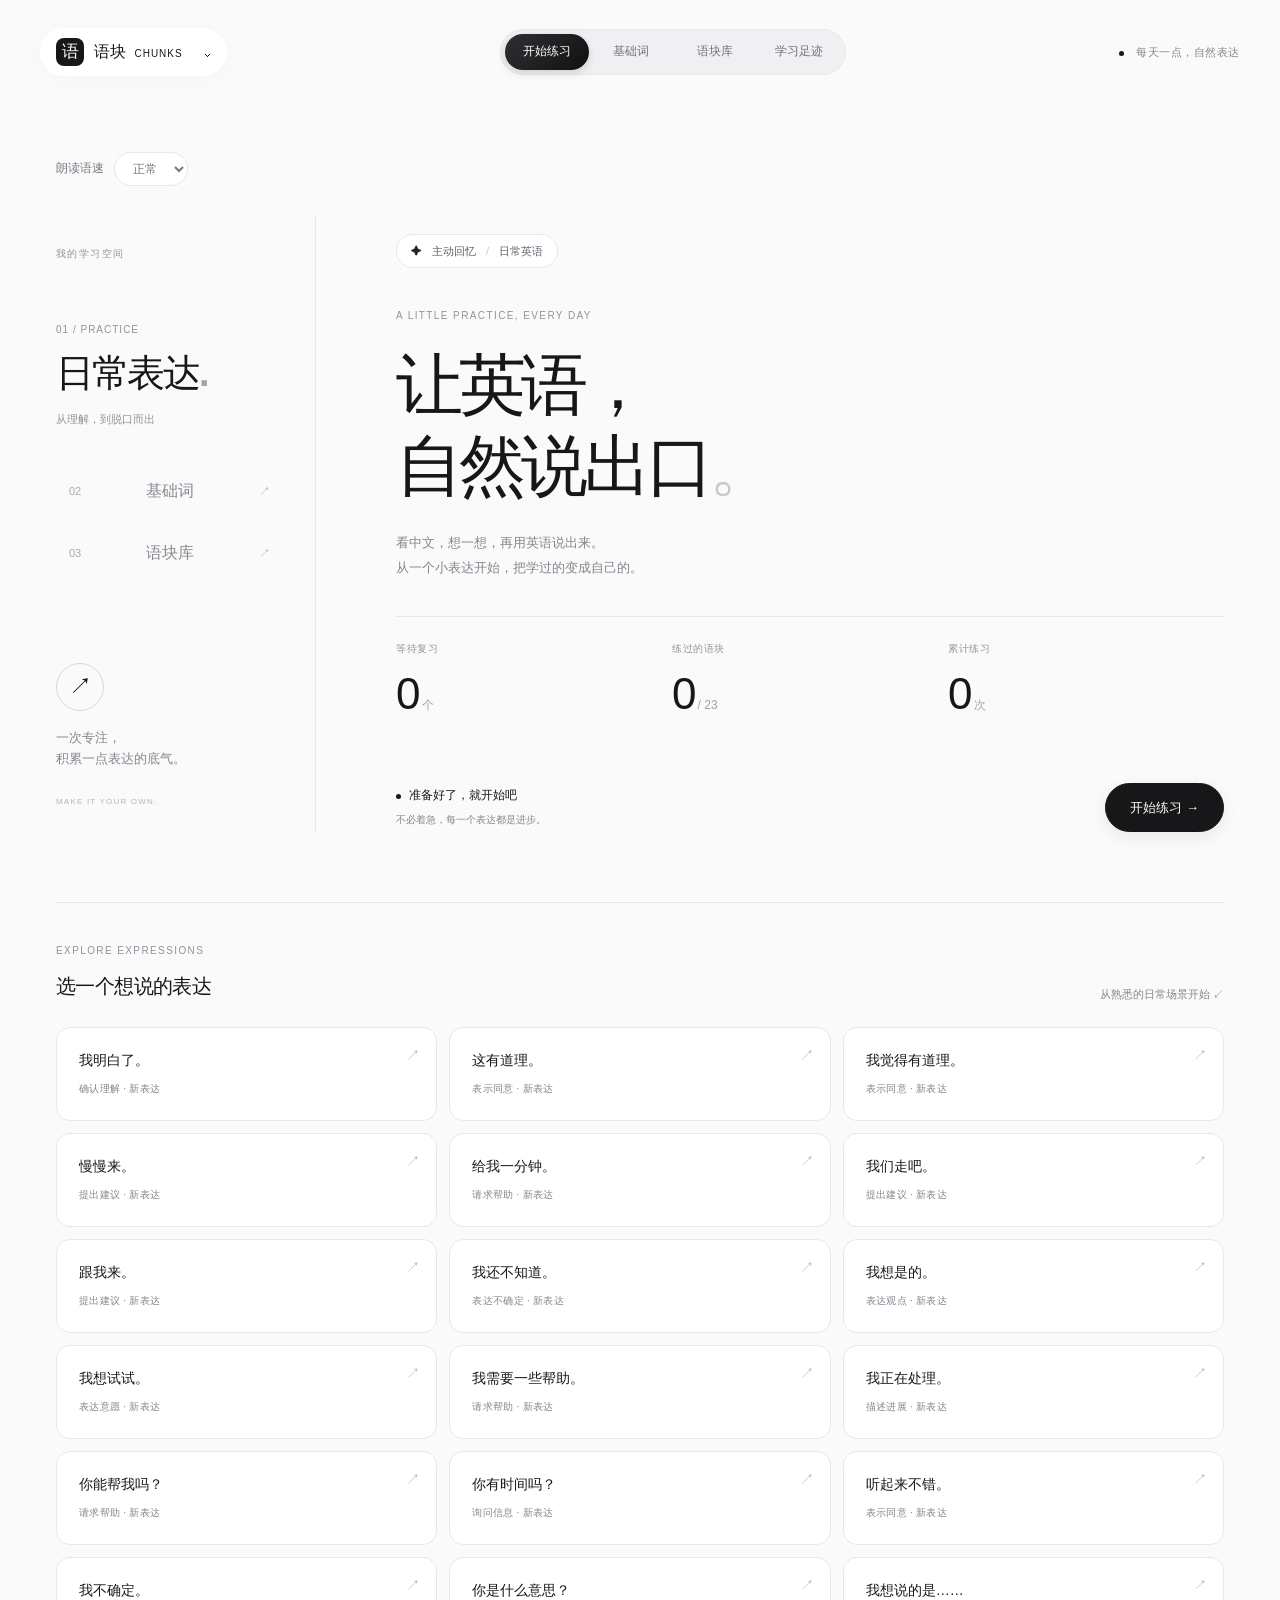
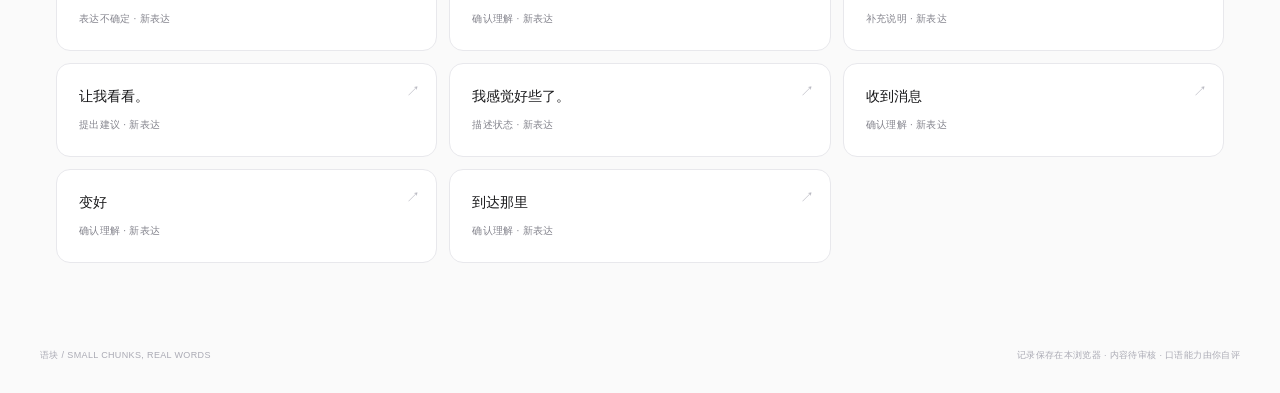
<file: docs/index.html>
<!doctype html>
<html lang="zh-CN">
<head><meta charset="utf-8"><meta name="viewport" content="width=device-width,initial-scale=1,viewport-fit=cover"><meta name="theme-color" content="#fafafa"><meta name="description" content="从理解到表达，用语块练习日常英语。"><title>语块 · 每天一点，自然表达</title><link rel="stylesheet" href="./style.css"></head>
<body><a class="skip-link" href="#content">跳到学习内容</a><header><div class="brand-wrap"><button class="brand" id="menu-toggle" aria-expanded="false" aria-controls="site-menu"><span class="brand-mark" aria-hidden="true">语</span><strong>语块 <span class="brand-en">CHUNKS</span></strong><span class="chevron" aria-hidden="true">⌄</span></button><div id="site-menu" class="site-menu" inert><p class="library-heading">YOUR LEARNING SPACE</p><h2>让表达慢慢成为习惯。</h2><button data-page="practice">开始练习 <span>↗</span></button><button data-page="words">探索基础词 <span>↗</span></button><button data-page="chunks">浏览语块库 <span>↗</span></button><button data-page="overview">查看学习足迹 <span>↗</span></button><p class="menu-note">从一个词，到一句自然的英语。</p></div></div><nav aria-label="主导航"><span class="nav-indicator" aria-hidden="true"></span><button data-page="practice">开始练习</button><button data-page="words">基础词</button><button data-page="chunks">语块库</button><button data-page="overview">学习足迹</button></nav><span class="header-note"><i></i> 每天一点，自然表达</span></header><main><p id="error" role="alert"></p><section id="content" aria-live="polite"></section></main><footer><span>语块 / SMALL CHUNKS, REAL WORDS</span><span>记录保存在本浏览器 · 内容待审核 · 口语能力由你自评</span></footer><script src="./store.js"></script><script src="./voice.js"></script><script src="./app.js"></script></body>
</html>
</file>
<file: docs/style.css>
:root{font-family:-apple-system,BlinkMacSystemFont,"Segoe UI","PingFang SC","Microsoft YaHei",sans-serif;color:#171719;background:#fafafa;line-height:1.65;font-synthesis:none;--ink:#171719;--muted:#85858e;--line:#e8e8ec;--accent:#171719;--ease:cubic-bezier(.22,1,.36,1)}
*{box-sizing:border-box}
body{margin:0;min-width:320px}
button,input,select,textarea{font:inherit;color:inherit}
button,a,input,select,textarea{-webkit-tap-highlight-color:transparent}
button{border:1px solid var(--line);border-radius:999px;background:white;padding:10px 20px;min-height:44px;cursor:pointer;transition:background .2s,color .2s,transform .3s var(--ease),box-shadow .3s}
button:hover{background:#f1f1f3;box-shadow:0 5px 15px #17171908;transform:translateY(-2px)}
button:active{transform:scale(.97);box-shadow:none}
button:disabled{opacity:.45;cursor:wait;transform:none}
button:focus-visible,a:focus-visible,summary:focus-visible{outline:2px solid #535362;outline-offset:4px}
header{max-width:1440px;margin:auto;padding:28px 40px;display:flex;align-items:center;justify-content:space-between;gap:20px}
.brand-wrap{position:relative;z-index:10}
.brand{display:flex;align-items:center;gap:10px;border:0;box-shadow:0 3px 20px #18181b06;padding:10px 16px}
.brand-mark{display:grid;place-items:center;background:#171719;color:white;border-radius:8px;width:28px;height:28px;font-size:17px}
.brand strong{font-size:16px;font-weight:650}
.brand-en{font-size:10px;font-weight:500;letter-spacing:.1em;margin-left:4px}
.chevron{margin-left:10px;transition:transform .3s}
.brand[aria-expanded=true] .chevron{transform:rotate(180deg)}
.header-note{font-size:11px;color:var(--muted);letter-spacing:.05em}
.header-note i,.status-dot{display:inline-block;width:5px;height:5px;background:#171719;border-radius:50%;margin-right:8px;vertical-align:middle}
nav{position:relative;display:grid;grid-template-columns:repeat(4,1fr);padding:4px;background:#f0f0f2;border:1px solid #e8e8ec;border-radius:999px;--nav-index:0}
nav button{position:relative;background:transparent;border:0;z-index:1;font-size:12px;color:#71717a;min-height:36px;padding:8px 18px;white-space:nowrap}
nav button:hover{box-shadow:none;transform:none;background:#e6e6e960}
nav button.active{background:transparent;color:white}
.nav-indicator{position:absolute;top:4px;bottom:4px;left:4px;width:calc((100% - 8px)/4);border-radius:999px;background:linear-gradient(135deg,#303034,#111113);box-shadow:0 3px 8px #0002;transform:translateX(calc(var(--nav-index)*100%));transition:transform .3s var(--ease)}
main{max-width:1280px;min-height:76vh;margin:auto;padding:38px 56px 60px}
h1{font-size:42px;font-weight:500;letter-spacing:-.045em;line-height:1.2;margin:16px 0 22px}
h2{font-size:20px;font-weight:550;letter-spacing:-.03em}
p{margin:10px 0}
small,.muted{color:var(--muted)}
a{color:var(--ink)}
.library-heading{font-size:10px;color:#92929d;letter-spacing:.14em;text-transform:uppercase}
.practice-layout{display:grid;grid-template-columns:260px minmax(0,1fr);gap:80px;min-height:600px;margin:10px 0 70px}
.learning-rail{padding:20px 32px 20px 0;border-right:1px solid var(--line);display:flex;flex-direction:column}
.rail-active{margin:42px 0 28px}
.rail-active>span{font-size:10px;color:#92929d;letter-spacing:.1em}
.rail-active strong{display:block;font-size:38px;letter-spacing:-.06em;font-weight:550;line-height:1.7}
.rail-dot{color:#a3a3ad}
.rail-active small{font-size:11px;color:#909099}
.learning-rail>button{display:flex;justify-content:space-between;align-items:center;margin:4px 0;padding:13px 12px;border-color:transparent;background:transparent;color:#888891;text-align:left}
.learning-rail>button span{font-size:11px;color:#ababaf}
.learning-rail>button:hover{color:#171719;background:white;transform:translateX(4px)}
.rail-bottom{margin-top:auto;padding-top:55px}
.orbit{display:grid;place-items:center;width:48px;height:48px;border:1px solid #d6d6df;border-radius:50%;font-size:23px}
.rail-bottom p{font-size:13px;color:#85858e;margin:16px 0}
.rail-bottom small{font-size:8px;letter-spacing:.15em;color:#b4b4be}
.practice-dashboard{padding-top:18px}
.mode-label{display:inline-flex;align-items:center;gap:10px;border:1px solid var(--line);border-radius:999px;background:white;padding:7px 14px;font-size:11px;margin:0 0 30px;color:#60606b}
.mode-label>span:first-child{color:#242429}
.mode-divider{color:#c7c7d0}
.practice-dashboard h1{font-size:clamp(46px,5.2vw,72px);line-height:1.22;font-weight:500;margin:20px 0 24px;letter-spacing:-.065em}
.title-dot{color:#c8c8ce}
.practice-intro{font-size:13px;line-height:1.9;color:#85858e}
.dashboard-stats{display:grid;grid-template-columns:repeat(3,1fr);border-top:1px solid var(--line);margin-top:36px;padding:24px 0}
.dashboard-stats>div>span{display:block;font-size:10px;color:#92929d;letter-spacing:.06em}
.dashboard-stats strong{display:block;font-size:44px;font-weight:400;letter-spacing:-.05em;margin-top:10px;line-height:1.2;font-variant-numeric:tabular-nums}
.dashboard-stats small{font-size:12px;letter-spacing:0;color:#a3a3af}
.session-banner{display:flex;justify-content:space-between;align-items:center;gap:15px;margin-top:38px;font-size:12px}
.session-banner small{display:block;font-size:10px;margin-top:6px}
.session-banner button,.primary{background:#171719;color:white;border-color:#171719;box-shadow:0 5px 16px #17171914;font-size:13px;padding:13px 24px;white-space:nowrap}
.session-banner button:hover,.primary:hover{background:#333338;box-shadow:0 8px 20px #17171920}
.section-heading{display:flex;justify-content:space-between;align-items:end;gap:20px;border-top:1px solid var(--line);padding-top:30px;margin-bottom:24px}
.section-heading h2{margin:8px 0 0}
.section-heading>.muted{font-size:11px}
.practice-choices{display:grid;grid-template-columns:repeat(3,minmax(0,1fr));gap:12px}
.practice-choices button{text-align:left;min-height:94px;padding:20px 22px;border-radius:14px;position:relative;font-size:14px}
.practice-choices button::after{content:'↗';position:absolute;right:16px;top:16px;color:#b9b9c2;transition:transform .3s}
.practice-choices button:hover::after{transform:translate(2px,-2px);color:#171719}
.practice-choices button small{display:block;font-size:10px;margin-top:9px;letter-spacing:.03em}
.grid{display:grid;grid-template-columns:repeat(3,minmax(0,1fr));gap:16px;margin:28px 0}
.card{background:white;border:1px solid var(--line);border-radius:16px;padding:26px;margin:18px 0;overflow-wrap:anywhere}
.grid .card{margin:0}
.metric{font-size:40px;font-weight:400;margin-top:14px;letter-spacing:-.04em}
.tag{display:inline-block;font-size:10px;color:#71717e;background:#f3f3f6;padding:4px 10px;border-radius:999px;margin:0 6px 5px 0}
.actions{display:flex;gap:10px;flex-wrap:wrap}
input,select,textarea{border:1px solid var(--line);border-radius:12px;background:white;padding:12px 15px;max-width:100%;outline:none;transition:border-color .2s,box-shadow .2s}
input:focus,textarea:focus,select:focus{border-color:#8b8b99;box-shadow:0 0 0 3px #17171906}
input{min-width:0}
textarea{display:block;resize:vertical;width:100%;margin:10px 0 16px;min-height:72px}
label{display:block;font-size:12px;color:#777782;margin:10px 0}
.filters{display:flex;gap:12px;align-items:end;flex-wrap:wrap;padding:15px 0}
.filters label{flex:1;min-width:140px}
.filters input,.filters select{display:block;width:100%;margin-top:7px}
.word-list{display:flex;gap:12px;flex-wrap:wrap;margin-top:30px}
.word-list button{min-width:108px;font-size:18px;padding:14px 22px}
.exercise{position:relative;max-width:800px;margin:0 auto 30px;text-align:center;padding:60px 60px 40px;min-height:650px}
.exercise-back{position:absolute;top:0;left:0;font-size:12px;padding:7px 16px;min-height:36px}
.exercise .eyebrow{font-size:10px;letter-spacing:.18em;color:#9a9aa6;margin-top:20px}
.exercise h1{font-size:13px;font-weight:400;color:#92929d;margin:22px 0 35px;letter-spacing:0}
.exercise .prompt{font-size:clamp(30px,4vw,48px);font-weight:500;line-height:1.5;letter-spacing:-.04em;margin:20px 0 28px}
.exercise .hint{font-size:11px;color:#9a9aa6}
.exercise select{font-size:11px;border-radius:999px;padding:5px 12px;min-height:32px;background:#f1f1f4;border:0}
.exercise>label{margin-top:20px}
.exercise textarea{text-align:center;background:transparent;border-width:0 0 1px;border-radius:0;box-shadow:none}
.exercise textarea::placeholder{color:#b0b0ba;font-size:12px}
.exercise .notes{text-align:left;margin:14px 0 30px}
.notes summary{cursor:pointer;color:#92929d;font-size:11px}
.exercise .notes textarea{text-align:left;background:white;border:1px solid var(--line);border-radius:12px}
.exercise .primary{min-width:190px}
.exercise .answer-card{white-space:pre-line;text-align:left;background:#f3f5f3;color:#374a3d;border-color:#e0e7e1;animation:answer-in .45s var(--ease)}
.exercise #reveal>p{font-size:11px;color:#90909b}
.exercise #grades{display:grid;grid-template-columns:repeat(4,1fr);margin-top:24px;gap:8px}
.exercise #grades button{font-size:12px;padding:10px 8px}
.exercise #grades button:first-child{color:#916a4c}
.exercise #grades button:last-child{color:#48614e;border-color:#d7e1d9;background:#f0f4f1}
.success-symbol{font-size:28px;background:#edf2ed;color:#49634e;width:68px;height:68px;display:grid;place-items:center;border-radius:50%;margin:60px auto 0;animation:answer-in .5s var(--ease)}
.exercise .actions{justify-content:center;margin-top:30px}
#error{color:#9c4039;background:#fff0ed;border-radius:12px;padding:10px 15px;font-size:13px}
#error:empty{display:none}
#content{animation:enter .65s var(--ease)}
#content>button,#list>button{margin:5px}
#content>p:not(.library-heading){font-size:13px;color:#85858e}
table{width:100%;border-collapse:collapse;font-size:12px}
td,th{text-align:left;padding:14px 8px;border-bottom:1px solid var(--line);overflow-wrap:anywhere}
footer{max-width:1360px;margin:auto;padding:25px 40px 30px;display:flex;justify-content:space-between;gap:16px;font-size:9px;color:#aaaab4;letter-spacing:.04em}
.site-menu{position:absolute;top:62px;left:0;width:310px;padding:26px;background:#ffffffed;backdrop-filter:blur(20px);border:1px solid #fff;border-radius:20px;box-shadow:0 18px 60px #1717191a;visibility:hidden;opacity:0;transform:translateY(-8px) scale(.98);transform-origin:top left;transition:opacity .25s,transform .35s var(--ease),visibility .35s}
.site-menu.open{visibility:visible;opacity:1;transform:none}
.site-menu h2{font-size:18px;margin-bottom:22px}
.site-menu button{display:flex;justify-content:space-between;width:100%;border:0;border-radius:10px;background:transparent;font-size:13px;text-align:left;margin:3px 0}
.site-menu button:hover,.site-menu button.active{background:#f1f1f4}
.menu-note{border-top:1px solid var(--line);padding-top:18px;font-size:11px;color:#92929d}
.skip-link{position:fixed;left:20px;top:-100px;z-index:100;background:#171719;color:white;padding:10px 20px;border-radius:12px}
.skip-link:focus{top:12px}
@keyframes enter{from{opacity:0;transform:translateY(16px)}
to{opacity:1;transform:translateY(0)}
}
@keyframes answer-in{from{opacity:0;transform:translateY(12px) scale(.98)}
to{opacity:1;transform:none}
}
@media(min-width:900px){#list:has(>.card){display:grid;grid-template-columns:repeat(2,minmax(0,1fr));gap:18px;margin-top:22px}
#list>.card{margin:0}
}
@media(max-width:1050px){.header-note{display:none}
.practice-layout{grid-template-columns:210px minmax(0,1fr);gap:45px}
main{padding:30px 36px 50px}
.rail-active strong{font-size:32px}
.session-banner{align-items:start;flex-direction:column}
}
@media(max-width:700px){header{padding:18px 20px;flex-wrap:wrap;gap:20px}
.brand{padding:8px 12px}
.brand-en{font-size:9px}
.brand-mark{width:24px;height:24px;font-size:15px}
nav{width:100%}
nav button{font-size:11px;padding:8px 5px;min-height:36px}
main{padding:20px 22px 40px}
.practice-layout{display:flex;flex-direction:column;gap:28px;margin:0 0 48px;min-height:0}
.learning-rail{padding:0;border:0;display:grid;grid-template-columns:1.4fr 1fr 1fr;align-items:center;gap:6px}
.learning-rail>.library-heading,.rail-bottom,.rail-active>span,.rail-active small{display:none}
.rail-active{margin:0}
.rail-active strong{font-size:23px;white-space:nowrap;letter-spacing:-.05em}
.learning-rail>button{font-size:12px;padding:8px 6px;min-height:42px}
.learning-rail>button span:first-child{display:none}
.learning-rail>button span:last-child{font-size:13px}
.practice-dashboard{padding:0}
.mode-label{margin-bottom:22px;font-size:10px;padding:6px 12px}
.practice-dashboard h1{font-size:49px;margin:18px 0 20px}
.practice-dashboard>.library-heading{font-size:8px}
.practice-intro{font-size:12px;line-height:1.9}
.dashboard-stats{margin-top:28px;padding:21px 0}
.dashboard-stats strong{font-size:36px}
.dashboard-stats small{font-size:10px}
.dashboard-stats>div>span{font-size:9px}
.session-banner{flex-direction:row;align-items:center;margin-top:22px;font-size:10px;gap:8px}
.session-banner small{max-width:135px;font-size:9px}
.session-banner button{font-size:11px;padding:12px 17px}
.section-heading{padding-top:22px;margin-bottom:18px}
.section-heading h2{font-size:18px}
.section-heading>.muted{display:none}
.practice-choices{grid-template-columns:repeat(2,minmax(0,1fr));gap:10px}
.practice-choices button{font-size:12px;padding:17px 14px;min-height:93px}
.practice-choices button::after{right:10px;top:10px;font-size:12px}
.practice-choices button small{font-size:9px}
.grid{grid-template-columns:repeat(2,minmax(0,1fr));gap:10px}
.grid .card{padding:17px;font-size:11px}
.metric{font-size:30px}
.card{padding:20px}
.filters label{min-width:calc(50% - 12px)}
h1{font-size:32px}
.exercise{padding:65px 0 25px;min-height:620px}
.exercise .prompt{font-size:31px;margin:22px 0 28px}
.exercise h1{font-size:11px}
.exercise #grades{gap:6px}
.exercise #grades button{font-size:11px;padding:10px 4px}
.exercise .answer-card{font-size:13px}
.word-list{gap:9px}
.word-list button{min-width:88px;font-size:16px;padding:10px 16px}
table{font-size:10px}
td,th{padding:10px 4px}
footer{padding:20px 22px 30px;flex-direction:column;gap:7px;font-size:8px}
.site-menu{width:min(310px,calc(100vw - 40px))}
}
@media(prefers-reduced-motion:reduce){*,*::before,*::after{animation:none!important;transition:none!important;scroll-behavior:auto!important}
}

/* Focused practice: independent stage motion keeps the response easy to follow. */
.exercise-enter{animation:exercise-enter .46s cubic-bezier(.22,1,.36,1) both}
@keyframes exercise-enter{from{opacity:0;transform:translateY(16px)}to{opacity:1;transform:none}}
.stage-meta{display:flex;justify-content:space-between;gap:12px;font-size:10px;color:#85858e;margin:8px 0 12px;font-variant-numeric:tabular-nums}
.stage-meta b{font-weight:500;color:#171719}
.stage-track{height:3px;background:#e8e8ec;border-radius:3px;overflow:hidden;margin-bottom:32px}
.stage-track span{display:block;height:100%;background:#171719;transform-origin:left;transform:scaleX(calc(var(--stage)/3));transition:transform .6s var(--ease)}
.answer-caption{display:block;font:10px -apple-system,BlinkMacSystemFont,sans-serif;color:#85858e;margin-bottom:16px;letter-spacing:.05em}
.exercise .answer-card{background:white;color:#171719;border-color:var(--line);animation:exercise-enter .42s var(--ease);overflow-wrap:anywhere}
.answer-card:focus{outline:none}
.gesture-hint{display:none;font-size:10px;color:#85858e;margin-top:18px}
button,a{touch-action:manipulation}
@media(pointer:coarse){.gesture-hint{display:block}.exercise{touch-action:pan-y}}
@media(max-width:600px){.exercise{padding-top:55px}.stage-meta{font-size:10px}.stage-track{margin-bottom:24px}.exercise .prompt{margin-top:16px}.exercise .notes{margin-bottom:18px}}
@media(prefers-reduced-motion:reduce){.exercise-enter,.exercise .answer-card{animation:none}.stage-track span{transition:none}}

.loading-state,.empty-state{text-align:center;padding:70px 20px;min-height:280px}
.loading-state p,.empty-state p{font-size:12px;color:#85858e}
.empty-state h2{font-size:20px;font-weight:500;margin:20px 0 10px}
.empty-symbol{display:inline-grid;place-items:center;width:52px;height:52px;border:1px solid var(--line);border-radius:50%;font-size:25px;color:#85858e}
.loader{display:inline-block;width:30px;height:30px;border:2px solid var(--line);border-top-color:#171719;border-radius:50%;animation:loader-spin 1s linear infinite}
.skeleton{height:10px;max-width:300px;margin:25px auto 0;border-radius:6px;background:#ededf0;animation:loading-pulse 2s cubic-bezier(.4,0,.6,1) infinite}
.skeleton.short{max-width:190px;margin-top:12px}
@keyframes loader-spin{to{transform:rotate(360deg)}}
@keyframes loading-pulse{50%{opacity:.45}}
.ability-row{max-width:650px;margin:22px 0}
.ability-row p{display:flex;justify-content:space-between;gap:16px;font-size:12px}
.ability-row p span:last-child{color:#85858e;font-variant-numeric:tabular-nums}
.ability-track{height:4px;border-radius:4px;background:#ededf0;overflow:hidden}
.ability-track span{display:block;height:100%;background:#38383e;border-radius:4px}
@media(prefers-reduced-motion:reduce){.loader,.skeleton{animation:none}}

/* Native speech controls */
.voice-toolbar{display:flex;align-items:center;flex-wrap:wrap;gap:12px;margin-bottom:20px;font-size:13px;color:var(--muted)}
.voice-toolbar label{display:flex;align-items:center;gap:10px}.voice-toolbar select{width:auto;margin:0;border-radius:999px;padding:8px 14px}
.speak-button{display:inline-flex;align-items:center;justify-content:center;min-width:44px;min-height:44px;padding:8px;margin:0 4px;vertical-align:middle;font-size:17px;letter-spacing:normal}
.voice-practice{margin:20px 0;padding:18px;border:1px solid var(--line);border-radius:18px;background:#fafafa}.voice-practice p{overflow-wrap:anywhere;font-size:14px}.voice-practice small{display:block;font-size:12px}.mic-button{font-size:14px}.word-with-voice{display:inline-flex}.answer-card p{white-space:normal}
@media(max-width:600px){.voice-toolbar{gap:8px}.voice-status{flex-basis:100%}.voice-practice{padding:14px}}
</file>
